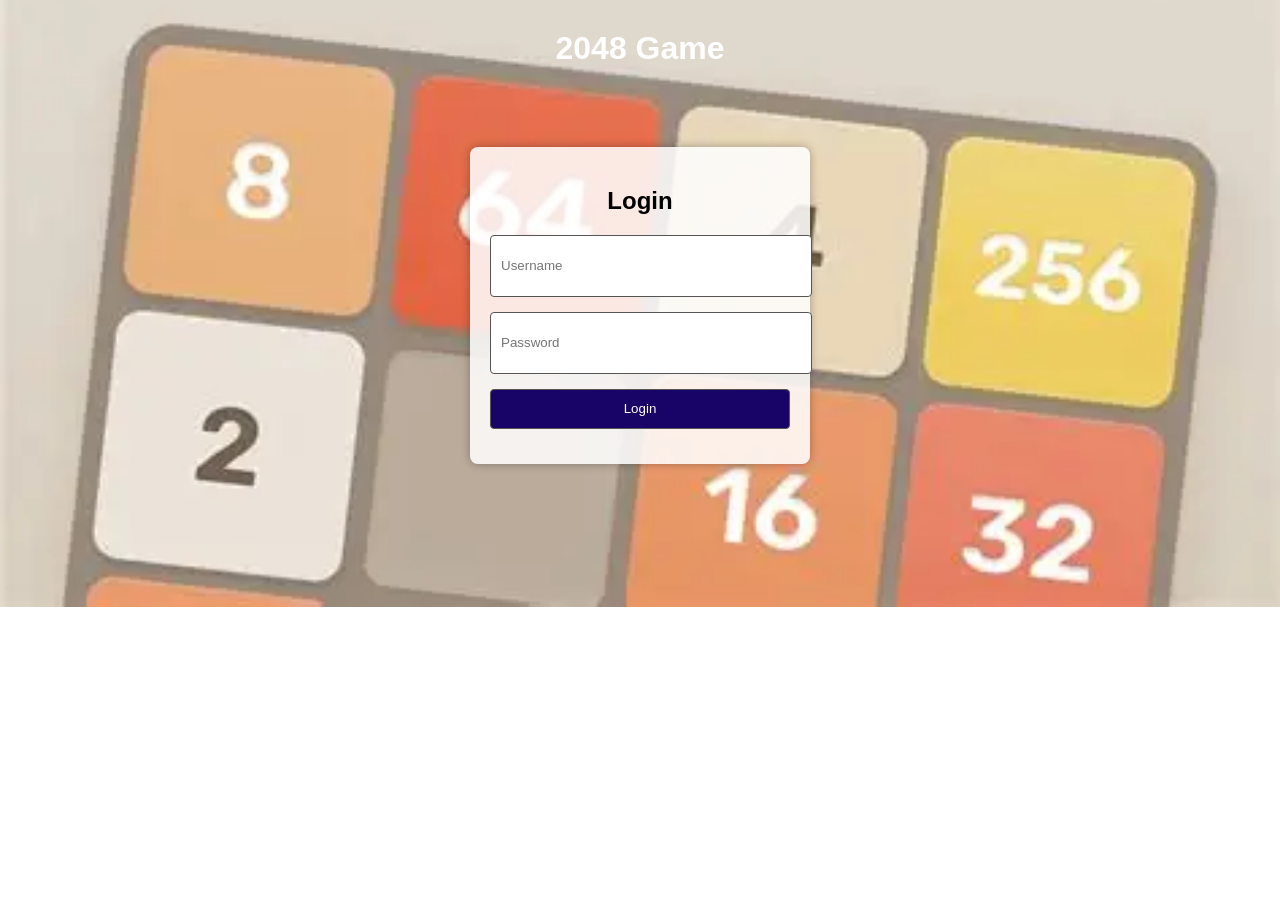
<file: 2468/index.html>
<!DOCTYPE html>
<html lang="en">
  <head>
    <meta charset="utf-8">
    <meta name="viewport" content="width=device-width,initial-scale=1">
    <title>2048 game</title>
    <link rel="stylesheet" href="style.css">
  </head>
  <body>
    <div class="container">
    <header>
      <div class="title-wrap">
        <h1>2048</h1>
        <p class="subtitle">Join the numbers and get to 2048!</p>
      </div>
      <div class="score-container">
          <div class="score-box">Score<br><span id="score">0</span></div>
          <div class="score-box best">Best<br><span id="best">0</span></div>
          <div class="controls">
            <button id="restart" class="restart-btn">New Game</button>
          </div>
          <div class="user-area" id="user-area" style="margin-left:8px;display:flex;align-items:center;gap:8px">
            <!-- Filled by auth.js -->
          </div>
        </div>
    </header>

    <div class="board" aria-label="2048 board">
      <div class="tile"></div>
      <div class="tile"></div>
      <div class="tile"></div>
      <div class="tile"></div>
      <div class="tile"></div>
      <div class="tile"></div>
      <div class="tile"></div>
      <div class="tile"></div>
      <div class="tile"></div>
      <div class="tile"></div>
      <div class="tile"></div>
      <div class="tile"></div>
      <div class="tile"></div>
      <div class="tile"></div>
      <div class="tile"></div>
      <div class="tile"></div>
    </div>

    <div id="message" class="message" role="status" aria-live="polite"></div>

    <footer class="controls-help">
      <small>Use arrow keys or swipe to move tiles. Click Restart to start over.</small>
    </footer>

    <div id="modal" class="modal" hidden>
      <div class="modal-content">
        <h2 id="modal-title">Game Over</h2>
        <p id="modal-msg">No more moves</p>
        <div class="modal-actions">
          <button id="modal-restart" class="restart-btn">Try again</button>
          <button id="modal-close" class="restart-btn">Close</button>
        </div>
      </div>
    </div>
  </div>

  <script src="auth.js" defer></script>
  <script src="script.js" defer></script>
  </body>
</html>
</file>
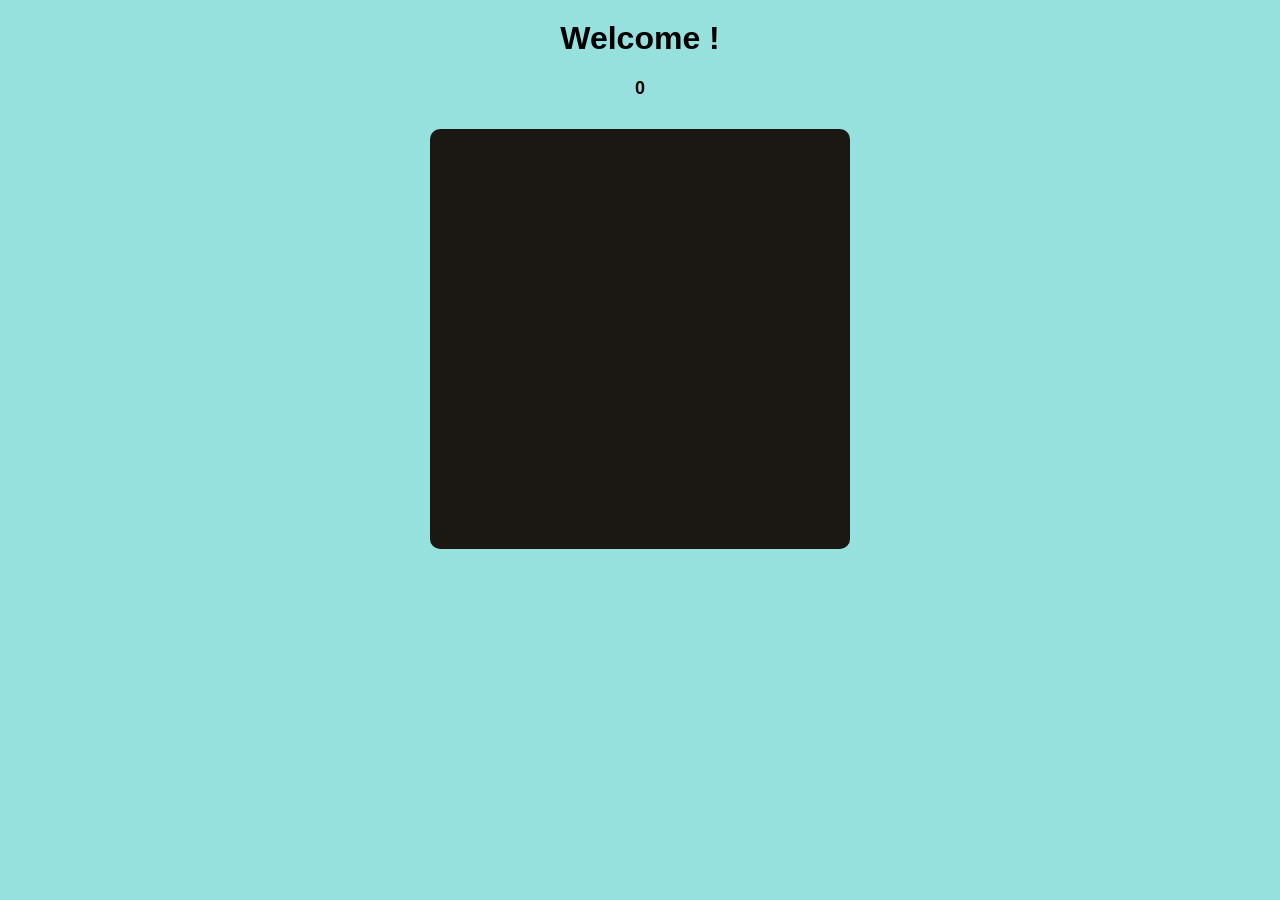
<file: 2468/game.html>
<!DOCTYPE html>
<html lang="en">
<head>
    <meta charset="UTF-8">
    <title>2048 Game</title>
    <style>
        body {
            font-family: Arial, sans-serif;
            background-color: #96e0dd;
            text-align: center;
            margin: 0;
            padding: 0;
        }

        h1 {
            margin-top: 20px;
        }

        #score {
            margin: 10px;
            font-size: 18px;
        }

        .board {
            width: 400px;
            height: 400px;
            margin: 30px auto;
            display: grid;
            grid-template-columns: repeat(4, 1fr);
            grid-gap: 10px;
            background-color: #1b1713;
            padding: 10px;
            border-radius: 10px;
        }

        .tile {
            background-color: #cdc1b4;
            width: 90px;
            height: 90px;
            display: flex;
            justify-content: center;
            align-items: center;
            font-size: 28px;
            font-weight: bold;
            border-radius: 5px;
            color: #776e65;
            transition: all 0.2s ease-in-out;
        }
        .tile[data-value="2"]   { background-color: #f0e5da; color: #150f09; }
.tile[data-value="4"]   { background-color: #afaaa0; color: #000000; }
.tile[data-value="8"]   { background-color: #f9b87d; color: #000000; }
.tile[data-value="16"]  { background-color: #f59563; color: #000000; }
.tile[data-value="32"]  { background-color: #f67c5f; color: #000000; }
.tile[data-value="64"]  { background-color: #f65e3b; color: #000000; }
.tile[data-value="128"] { background-color: #edcf72; color: #000000; font-size: 24px; }
.tile[data-value="256"] { background-color: #edcc61; color: #000000; font-size: 24px; }
.tile[data-value="512"] { background-color: #edc850; color: #000000; font-size: 24px; }
.tile[data-value="1024"]{ background-color: #edc53f; color: #000000; font-size: 20px; }
.tile[data-value="2048"]{ background-color: #edc22e; color: #000000; font-size: 20px; }

        #game-over-popup {
            position: fixed;
            top: 0;
            left: 0;
            width: 100%;
            height: 100%;
            background: rgba(0,0,0,0.6);
            display: none;
            justify-content: center;
            align-items: center;
            z-index: 10;
        }

        .popup-content {
            background: #f9f6f2;
            padding: 30px;
            border-radius: 10px;
            text-align: center;
            box-shadow: 0 0 15px rgba(0,0,0,0.3);
        }

        .popup-content button {
            padding: 10px 20px;
            background: #8f7a66;
            color: #fff;
            border: none;
            border-radius: 5px;
            font-size: 16px;
            cursor: pointer;
        }

        .popup-content button:hover {
            background: #a68d75;
        }
    </style>
</head>
<body>
    <h1>Welcome <span id="player-name"></span>!</h1>
    <b><div id="score">Score: 0</div></b>
    <div class="board" id="board"></div>

    <!-- Game Over Popup -->
    <div id="game-over-popup">
        <div class="popup-content">
            <h2>Game Over!</h2>
            <p id="final-score-text"></p>
            <button onclick="restartGame()">Play Again</button>
        </div>
    </div>

    <script src="script.js"></script>
</body>
</html>
</file>
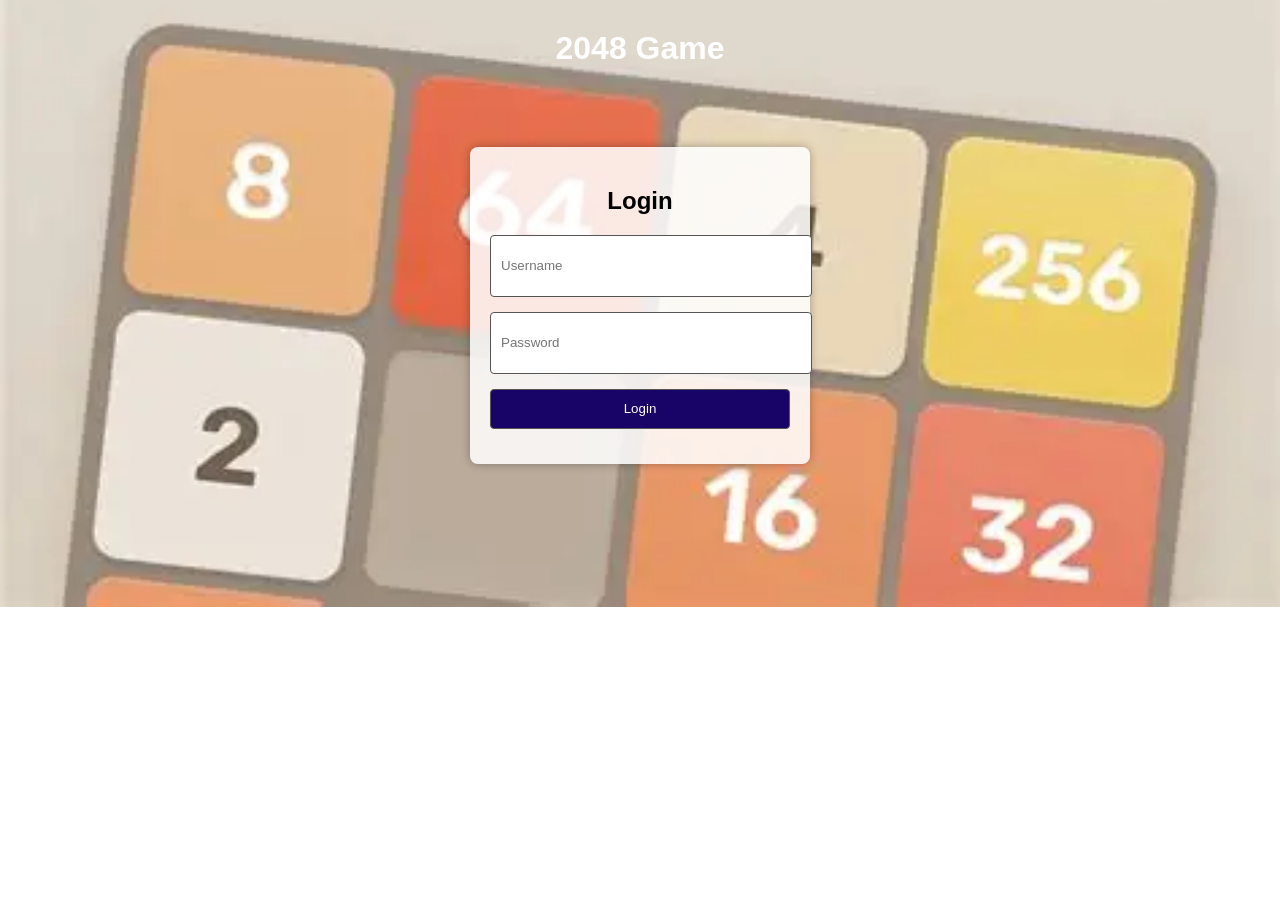
<file: 2468/login.html>
<!DOCTYPE html>
<html lang="en">
<head>
    <meta charset="UTF-8">
    <title>Login - 2048 Game</title>
    <style>
        body {
            font-family: Arial, sans-serif;
            background: url('123.jpg') no-repeat center center/cover;
            margin: 0;
            padding: 0;
        }

        h1 {
            color: #fff;
            text-align: center;
            margin-top: 30px;
        }

        .login-container {
            width: 300px;
            margin: 80px auto;
            padding: 20px;
            background-color: rgba(255, 255, 255, 0.85);
            border-radius: 8px;
            box-shadow: 0 0 10px rgba(0, 0, 0, 0.3);
        }

        .login-container h2 {
            text-align: center;
            margin-bottom: 20px;
        }

        .login-form input {
            width: 100%;
            height: 40px;
            margin-bottom: 15px;
            padding: 10px;
            border: 1px solid #555;
            border-radius: 4px;
        }

        .login-form input[type="submit"] {
            background-color: #180366;
            color: #fff;
            cursor: pointer;
        }

        .login-form input[type="submit"]:hover {
            background-color: #2c9930;
        }
    </style>
</head>
<body>
    <h1>2048 Game</h1>
    <div class="login-container">
        <h2>Login</h2>
        <form class="login-form" onsubmit="return loginUser()">
            <input type="text" id="username" placeholder="Username" required>
            <input type="password" id="password" placeholder="Password" required>
            <input type="submit" value="Login">
        </form>
    </div>

    <script>
        function loginUser() {
            const username = document.getElementById("username").value;
            const password = document.getElementById("password").value;
            if (username && password) {
                localStorage.setItem("username", username);
                window.location.href = "game.html";
                return false;
            } else {
                alert("Please enter valid credentials!");
                return false;
            }
        }
    </script>
</body>
</html>
</file>
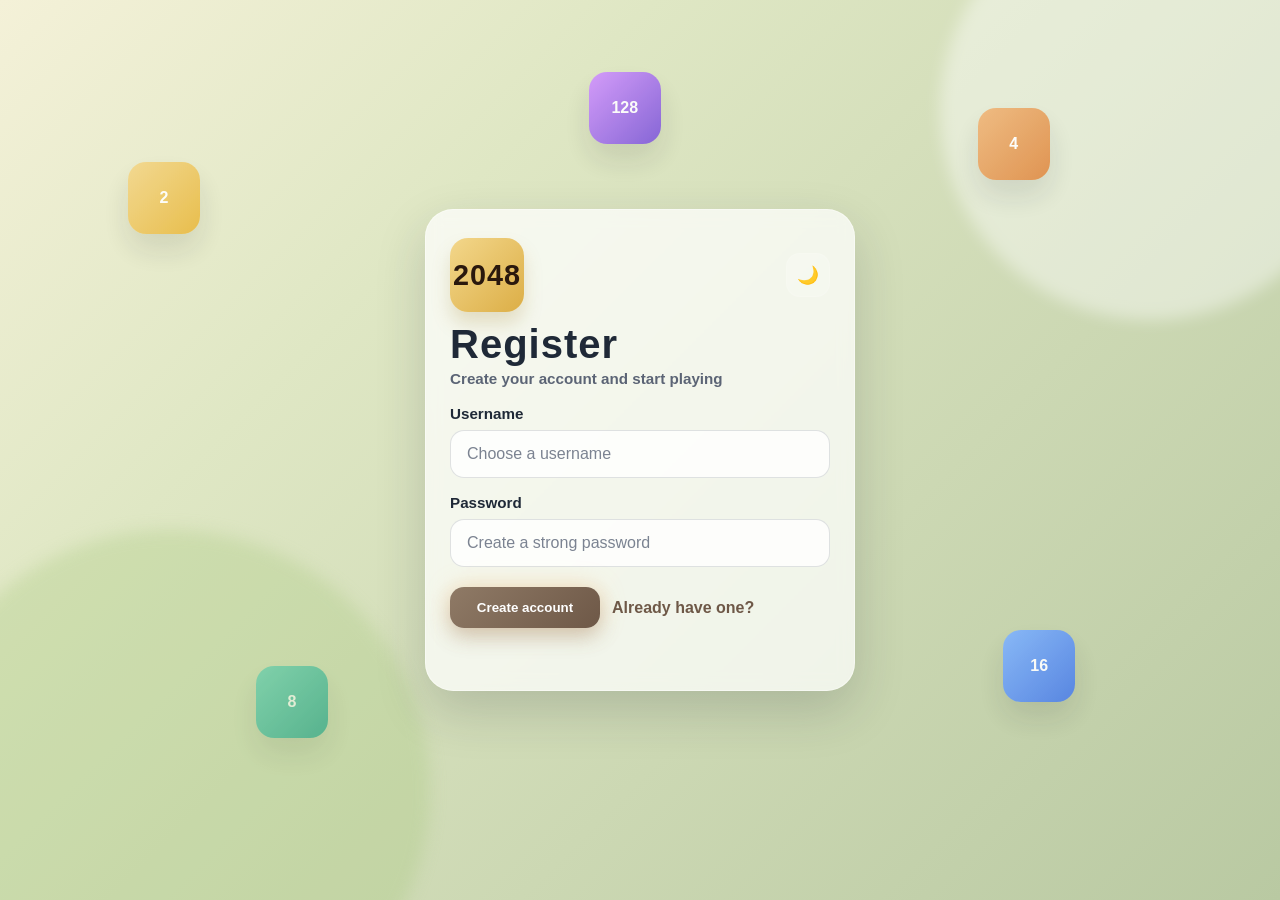
<file: 2468/register.html>
<!doctype html>
<html lang="en">
<head>
  <meta charset="utf-8">
  <meta name="viewport" content="width=device-width,initial-scale=1">
  <title>Register - 2048</title>
  <link rel="stylesheet" href="style.css">
</head>
<body class="auth-page">
  <div class="bg-art" aria-hidden="true">
    <span class="float-tile tile-2">2</span>
    <span class="float-tile tile-4">4</span>
    <span class="float-tile tile-8">8</span>
    <span class="float-tile tile-16">16</span>
    <span class="float-tile tile-128">128</span>
  </div>

  <div class="auth-shell">
    <div class="auth-card">
      <div class="auth-topbar">
        <div class="auth-badge">2048</div>
        <button id="theme-toggle" class="theme-toggle" type="button" aria-label="Toggle dark mode">🌙</button>
      </div>

      <header class="auth-header">
        <div class="title-wrap">
          <h1>Register</h1>
          <p class="subtitle">Create your account and start playing</p>
        </div>
      </header>

      <main>
        <form id="register-form" class="auth-form">
          <label class="auth-field">
            <span>Username</span>
            <input name="username" placeholder="Choose a username" required />
          </label>

          <label class="auth-field">
            <span>Password</span>
            <input name="password" type="password" placeholder="Create a strong password" required />
          </label>

          <div class="auth-actions">
            <button type="submit" class="restart-btn primary-btn">Create account</button>
            <a href="login.html" class="auth-link">Already have one?</a>
          </div>

          <div id="register-msg" class="auth-message" aria-live="polite"></div>
        </form>
      </main>
    </div>
  </div>

  <script src="auth.js" defer></script>
</body>
</html>
</file>
<file: 2468/style.css>
:root{
    --page-bg: #cdd7a8;
    --board: #bbada0;
    --tile-default: #a49786;
    --accent: #171513;
    --panel-bg: rgba(255, 255, 255, 0.72);
    --panel-border: rgba(255, 255, 255, 0.4);
    --primary: #8f7a66;
    --primary-dark: #6e5847;
    --text: #1f2937;
    --muted: #5b6475;
    --danger: #d33d3d;
    --shadow: 0 20px 50px rgba(31, 41, 55, 0.18);
    --bg-gradient-1: #f4f1d8;
    --bg-gradient-2: #dfe7c4;
    --bg-gradient-3: #b9c9a2;
    --orb-1: rgba(255, 255, 255, 0.42);
    --orb-2: rgba(160, 198, 120, 0.28);
    --orb-3: rgba(248, 216, 120, 0.22);
}

body.dark-mode{
    --page-bg: #111827;
    --board: #2b2d34;
    --tile-default: #4e5360;
    --primary: #f6b94a;
    --primary-dark: #e69b16;
    --text: #f3f4f6;
    --muted: #cbd5e1;
    --panel-bg: rgba(17, 24, 39, 0.72);
    --panel-border: rgba(255, 255, 255, 0.08);
    --danger: #ff7f7f;
    --shadow: 0 20px 50px rgba(0, 0, 0, 0.45);
    --bg-gradient-1: #0f172a;
    --bg-gradient-2: #1f2937;
    --bg-gradient-3: #0b1120;
    --orb-1: rgba(99, 102, 241, 0.26);
    --orb-2: rgba(45, 212, 191, 0.2);
    --orb-3: rgba(251, 191, 36, 0.18);
}

/* Page layout */
html,body{height:100%}
body{
    margin:0;
    font-family: "Clear Sans", "Segoe UI", Roboto, "Helvetica Neue", Arial, sans-serif;
    background: linear-gradient(135deg, var(--bg-gradient-1) 0%, var(--bg-gradient-2) 30%, var(--bg-gradient-3) 100%);
    color:#141212;
}

.container{
    width:500px;
    margin:auto;
    padding:18px 18px 28px;
}

header{display:flex;align-items:flex-start;justify-content:space-between;margin-bottom:18px}
.title-wrap{display:flex;flex-direction:column;gap:6px}
header h1{margin:0;font-size:48px;line-height:1;letter-spacing:2px}
.subtitle{margin:0;color:#0d0c0b;font-weight:700}

.score-container{display:flex;gap:12px;align-items:center}
.score-box{background:#eee4da;color:#776e65;padding:8px 12px;border-radius:6px;font-weight:700;text-align:center;min-width:72px}
.score-box.best{background:#f2e6d0;color:#776e65}
.score-box span{display:block;font-size:18px}
.controls{display:flex;align-items:center}
.restart-btn{background:#8f7a66;color:#fff;border:none;padding:10px 18px;border-radius:12px;cursor:pointer;font-weight:700;transition:transform 0.15s ease, box-shadow 0.15s ease, filter 0.15s ease;}
.restart-btn:hover{filter:brightness(1.04);transform:translateY(-1px)}
.restart-btn:active{transform:translateY(0)}

/* Auth pages */
.auth-page{
    position:relative;
    display:flex;
    align-items:center;
    justify-content:center;
    min-height:100vh;
    padding:24px;
    box-sizing:border-box;
    overflow:hidden;
}

.bg-art{
    position:absolute;
    inset:0;
    pointer-events:none;
    overflow:hidden;
}

.bg-art::before,
.bg-art::after{
    content:"";
    position:absolute;
    border-radius:50%;
    filter:blur(8px);
}

.bg-art::before{
    width:420px;
    height:420px;
    background:var(--orb-1);
    top:-100px;
    right:-80px;
    animation: drift 14s ease-in-out infinite alternate;
}

.bg-art::after{
    width:520px;
    height:520px;
    background:var(--orb-2);
    bottom:-150px;
    left:-90px;
    animation: drift 18s ease-in-out infinite alternate-reverse;
}

.float-tile{
    position:absolute;
    display:flex;
    align-items:center;
    justify-content:center;
    width:72px;
    height:72px;
    border-radius:18px;
    font-weight:900;
    box-shadow:0 16px 30px rgba(21, 25, 33, 0.12);
    color:#fff;
    animation: floatTile 8s ease-in-out infinite;
    opacity:0.9;
}

.tile-2{background:linear-gradient(135deg, #f3d78b, #e9b93f); left:10%; top:18%; animation-delay:0s;}
.tile-4{background:linear-gradient(135deg, #f0b77a, #df8b44); right:18%; top:12%; animation-delay:1.2s;}
.tile-8{background:linear-gradient(135deg, #6ad5c0, #2aa693); left:20%; bottom:18%; animation-delay:2s;}
.tile-16{background:linear-gradient(135deg, #82b6ff, #4d7ee7); right:16%; bottom:22%; animation-delay:2.8s;}
.tile-128{background:linear-gradient(135deg, #d394ff, #7d59d8); left:46%; top:8%; animation-delay:3.6s;}

.auth-shell{position:relative; z-index:1; width:min(100%, 430px)}

.auth-card{
    background:var(--panel-bg);
    border:1px solid var(--panel-border);
    border-radius:28px;
    box-shadow:var(--shadow);
    backdrop-filter:blur(8px);
    padding:28px 24px 22px;
    position:relative;
}

.auth-topbar{
    display:flex;
    align-items:center;
    justify-content:space-between;
    margin-bottom:12px;
}

.auth-badge{
    display:inline-flex;
    align-items:center;
    justify-content:center;
    background:linear-gradient(135deg, #f3d78b, #dcae46);
    color:#2a180d;
    width:74px;
    height:74px;
    border-radius:18px;
    font-size:1.8rem;
    font-weight:900;
    letter-spacing:1px;
    box-shadow:0 12px 18px rgba(172, 142, 72, 0.25);
}

.theme-toggle{
    border:none;
    width:44px;height:44px;border-radius:14px;
    background:rgba(255,255,255,0.18);
    color:var(--text);
    font-size:1.1rem;
    cursor:pointer;
    box-shadow:inset 0 0 0 1px rgba(255,255,255,0.12);
    transition:transform 0.15s ease, box-shadow 0.15s ease;
}
.theme-toggle:hover{transform:translateY(-1px); box-shadow:0 8px 16px rgba(15, 23, 42, 0.14)}

.auth-header{margin-bottom:18px}
.auth-header h1{font-size:2.5rem;letter-spacing:1px; color:var(--text)}
.auth-header .subtitle{font-size:0.95rem;color:var(--muted)}

.auth-form{display:flex;flex-direction:column;gap:16px}
.auth-field{display:flex;flex-direction:column;gap:8px;font-size:0.95rem;font-weight:700;color:var(--text)}
.auth-field input{
    width:100%;
    box-sizing:border-box;
    border:1px solid rgba(103, 109, 122, 0.2);
    background:rgba(255,255,255,0.8);
    border-radius:14px;
    padding:14px 16px;
    font-size:1rem;
    color:var(--text);
    outline:none;
    transition:border-color 0.2s ease, box-shadow 0.2s ease, background 0.2s ease;
}
body.dark-mode .auth-field input{background:rgba(15,23,42,0.7); border-color:rgba(148,163,184,0.25)}
.auth-field input::placeholder{color:#7b8391}
.auth-field input:focus{
    border-color:rgba(143,122,102,0.8);
    box-shadow:0 0 0 4px rgba(143,122,102,0.12);
    background:#fff;
}

.auth-actions{display:flex;align-items:center;gap:12px;flex-wrap:wrap;margin-top:4px}
.primary-btn{
    background:linear-gradient(135deg, var(--primary) 0%, var(--primary-dark) 100%);
    border-radius:14px;
    padding:13px 20px;
    min-width:150px;
    box-shadow:0 10px 20px rgba(110, 88, 71, 0.25), 0 0 24px rgba(255, 193, 115, 0.4);
}
.primary-btn:hover{
    box-shadow:0 16px 28px rgba(110, 88, 71, 0.28), 0 0 30px rgba(255, 193, 115, 0.5);
}

.auth-link{
    color:var(--primary-dark);
    text-decoration:none;
    font-weight:700;
    transition:opacity 0.15s ease;
}
.auth-link:hover{opacity:0.8}

.auth-message{
    min-height:24px;
    color:var(--danger);
    font-weight:700;
    font-size:0.92rem;
    line-height:1.4;
}

@keyframes drift {
    0% { transform: translate3d(0, 0, 0) scale(1); }
    100% { transform: translate3d(30px, -20px, 0) scale(1.08); }
}

@keyframes floatTile {
    0%, 100% { transform: translateY(0) rotate(0deg); }
    50% { transform: translateY(-16px) rotate(6deg); }
}

/* Board */
.board{
        display:grid;
        grid-template-columns:repeat(4,1fr);
        gap:15px;
        background:var(--board);
        padding:15px;
        border-radius:6px;
        box-shadow: 0 6px 18px rgba(11,12,15,0.08);
}

.tile{
    background:var(--tile-default);
    border-radius:3px;
    display:flex;
    align-items:center;
    justify-content:center;
    font-weight:700;
    font-size:28px;
    color:#776e65;
    transition:transform 120ms ease, background-color 120ms ease, color 120ms ease;
    aspect-ratio: 1/1;
}

.tile--new{animation:pop .22s ease-out}
@keyframes pop{0%{transform:scale(.2)}70%{transform:scale(1.12)}100%{transform:scale(1)}}

/* Value color hints (fallback if script does not set inline color) */
.tile[value="2"], .tile[data-value="2"]{background:#eee4da}
.tile[value="4"], .tile[data-value="4"]{background:#ede0c8}

/* Responsive adjustments */
@media (max-width:420px){
    header h1{font-size:20px}
    .score-box{font-size:14px}
    .tile{font-size:1rem}
    .auth-card{padding:22px 18px 18px}
    .auth-header h1{font-size:2.1rem}
    .auth-actions{flex-direction:column;align-items:stretch}
    .primary-btn{width:100%}
    .auth-link{align-self:center}
}

/* Best score styling */
.score-box.best{background:#a78b6a}

/* Modal / overlay */
.modal{position:fixed;inset:0;display:flex;align-items:center;justify-content:center;background:rgba(11,12,15,0.45);z-index:50}
.modal[hidden]{display:none}
.modal-content{background:#e2c0c0;padding:20px;border-radius:10px;max-width:320px;text-align:center;box-shadow:0 10px 30px rgba(0,0,0,0.15)}
.modal-actions{display:flex;gap:12px;justify-content:center;margin-top:12px}

.controls-help{margin-top:12px;color:#666;text-align:center}

/* Tile color presets */
.tile--v2{background:#eee4da;color:#776e65}
.tile--v4{background:#ede0c8;color:#776e65}
.tile--v8{background:#f2b179;color:#f9f6f2}
.tile--v16{background:#f59563;color:#f9f6f2}
.tile--v32{background:#f67c5f;color:#f9f6f2}
.tile--v64{background:#f65e3b;color:#f9f6f2}
.tile--v128{background:#edcf72;color:#f9f6f2}
.tile--v256{background:#edcc61;color:#f9f6f2}
.tile--v512{background:#edc850;color:#f9f6f2}
.tile--v1024{background:#edc53f;color:#f9f6f2}
.tile--v2048{background:#edc22e;color:#f9f6f2}

/* make tiles maintain square but scale on small screens */
.board{grid-auto-rows:1fr}
</file>
